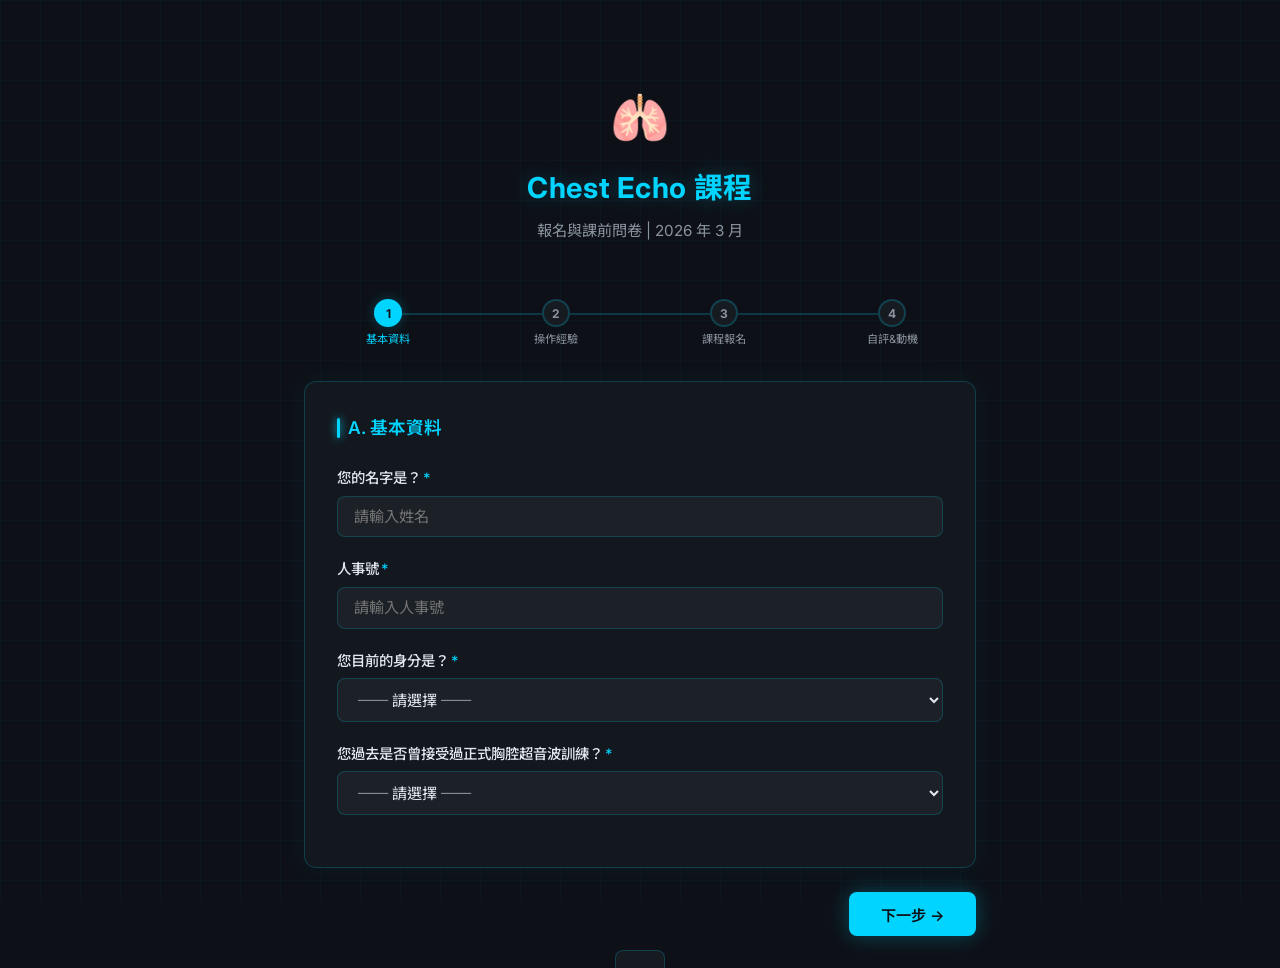
<file: index.html>
<!DOCTYPE html>
<html lang="zh-TW">
<head>
  <meta charset="UTF-8" />
  <meta name="viewport" content="width=device-width, initial-scale=1.0" />
  <title>Chest Echo 課程報名與課前問卷</title>
  <link rel="preconnect" href="https://fonts.googleapis.com" />
  <link rel="stylesheet" href="https://fonts.googleapis.com/css2?family=Inter:wght@400;500;600;700&family=Noto+Sans+TC:wght@400;500;700&display=swap" />
  <link rel="stylesheet" href="style.css" />
</head>
<body>

<div class="container">
  <!-- HEADER -->
  <header class="site-header">
    <span class="logo-icon">🫁</span>
    <h1>Chest Echo 課程</h1>
    <p>報名與課前問卷 | 2026 年 3 月</p>
  </header>

  <!-- PROGRESS BAR -->
  <nav class="progress-bar" id="progressBar">
    <div class="progress-step active" data-step="1">
      <div class="step-dot">1</div>
      <span class="step-label">基本資料</span>
    </div>
    <div class="progress-step" data-step="2">
      <div class="step-dot">2</div>
      <span class="step-label">操作經驗</span>
    </div>
    <div class="progress-step" data-step="3">
      <div class="step-dot">3</div>
      <span class="step-label">課程報名</span>
    </div>
    <div class="progress-step" data-step="4">
      <div class="step-dot">4</div>
      <span class="step-label">自評&動機</span>
    </div>
  </nav>

  <!-- FORM -->
  <form id="surveyForm" novalidate>

    <!-- STEP 1: 基本資料 -->
    <div class="step-panel" id="step1">
      <div class="card">
        <div class="card-title">A. 基本資料</div>

        <div class="form-group">
          <label class="form-label" for="name">您的名字是？<span class="required">*</span></label>
          <input class="form-input" type="text" id="name" name="name" placeholder="請輸入姓名" required />
          <div class="field-error" id="err-name">請填寫姓名</div>
        </div>

        <div class="form-group">
          <label class="form-label" for="empId">人事號<span class="required">*</span></label>
          <input class="form-input" type="text" id="empId" name="empId" placeholder="請輸入人事號" required />
          <div class="field-error" id="err-empId">請填寫人事號</div>
        </div>

        <div class="form-group">
          <label class="form-label" for="role">您目前的身分是？<span class="required">*</span></label>
          <select class="form-select" id="role" name="role" required>
            <option value="">── 請選擇 ──</option>
            <option value="PGY1">PGY1</option>
            <option value="PGY2（內科組）">PGY2（內科組）</option>
            <option value="PGY2（不分組）">PGY2（不分組）</option>
            <option value="R1">R1</option>
            <option value="R2">R2</option>
            <option value="R3">R3</option>
            <option value="Fellow">Fellow</option>
          </select>
          <div class="field-error" id="err-role">請選擇身分</div>
        </div>

        <div class="form-group">
          <label class="form-label" for="training">您過去是否曾接受過正式胸腔超音波訓練？<span class="required">*</span></label>
          <select class="form-select" id="training" name="training" required>
            <option value="">── 請選擇 ──</option>
            <option value="無">無</option>
            <option value="有，1 次">有，1 次</option>
            <option value="有，2–5 次">有，2–5 次</option>
            <option value="有，>5 次">有，&gt;5 次</option>
          </select>
          <div class="field-error" id="err-training">請選擇訓練次數</div>
        </div>
      </div>

      <div class="btn-row">
        <span></span>
        <button type="button" class="btn btn-primary" onclick="goStep(2)">下一步 →</button>
      </div>
    </div>

    <!-- STEP 2: 操作經驗 -->
    <div class="step-panel hidden" id="step2">
      <div class="card">
        <div class="card-title">A. 過去操作經驗</div>
        <p style="font-size:0.85rem;color:var(--text-muted);margin-bottom:1.25rem;">
          您過去是否實際操作過以下項目？
        </p>

        <table class="clinical-table">
          <thead>
            <tr>
              <th>項目</th>
              <th>從未看過</th>
              <th>在指導下操作過</th>
              <th>可獨立完成</th>
            </tr>
          </thead>
          <tbody>
            <tr>
              <td class="item-name">Pneumothorax</td>
              <td><div class="option-chip"><input type="radio" name="ptx" id="ptx0" value="從未看過" required /><label for="ptx0">從未</label></div></td>
              <td><div class="option-chip"><input type="radio" name="ptx" id="ptx1" value="在指導下操作過" /><label for="ptx1">指導下</label></div></td>
              <td><div class="option-chip"><input type="radio" name="ptx" id="ptx2" value="可獨立完成" /><label for="ptx2">獨立</label></div></td>
            </tr>
            <tr>
              <td class="item-name">Pleural Effusion</td>
              <td><div class="option-chip"><input type="radio" name="pe" id="pe0" value="從未看過" required /><label for="pe0">從未</label></div></td>
              <td><div class="option-chip"><input type="radio" name="pe" id="pe1" value="在指導下操作過" /><label for="pe1">指導下</label></div></td>
              <td><div class="option-chip"><input type="radio" name="pe" id="pe2" value="可獨立完成" /><label for="pe2">獨立</label></div></td>
            </tr>
            <tr>
              <td class="item-name">Atelectasis / Pneumonia</td>
              <td><div class="option-chip"><input type="radio" name="atel" id="atel0" value="從未看過" required /><label for="atel0">從未</label></div></td>
              <td><div class="option-chip"><input type="radio" name="atel" id="atel1" value="在指導下操作過" /><label for="atel1">指導下</label></div></td>
              <td><div class="option-chip"><input type="radio" name="atel" id="atel2" value="可獨立完成" /><label for="atel2">獨立</label></div></td>
            </tr>
            <tr>
              <td class="item-name">Thoracocentesis / Pigtail（echo 引導）</td>
              <td><div class="option-chip"><input type="radio" name="thoraco" id="thoraco0" value="從未看過" required /><label for="thoraco0">從未</label></div></td>
              <td><div class="option-chip"><input type="radio" name="thoraco" id="thoraco1" value="在指導下操作過" /><label for="thoraco1">指導下</label></div></td>
              <td></td>
            </tr>
          </tbody>
        </table>
        <div class="field-error" id="err-clinical">請填寫所有操作經驗項目</div>
      </div>

      <div class="btn-row">
        <button type="button" class="btn btn-secondary" onclick="goStep(1)">← 上一步</button>
        <button type="button" class="btn btn-primary" onclick="goStep(3)">下一步 →</button>
      </div>
    </div>

    <!-- STEP 3: 課程報名 -->
    <div class="step-panel hidden" id="step3">
      <div class="card">
        <div class="card-title">B. 課程報名</div>

        <div style="background:rgba(0,212,255,0.05);border:1px solid var(--border-color);border-radius:8px;padding:1rem;margin-bottom:1.5rem;font-size:0.88rem;line-height:1.7;color:var(--text-muted);">
          📅 <strong style="color:var(--text-primary)">大堂課</strong>：3/9（一）中午 12:00–14:00 ｜ 國際會議廳<br/>
          🔬 <strong style="color:var(--text-primary)">實作課</strong>：3 月第 2–4 週週三、週四下午約 2–4 點 ｜ 二樓檢查室 12 號門<br/>
          每梯 4 名學員，請勾選<strong style="color:var(--accent-blue)">所有</strong>您可以出席的時間
        </div>

        <div class="form-group">
          <label class="form-label">請勾選您可以的時間（可複選）<span class="required">*</span></label>
          <div class="options-grid">
            <div class="option-chip"><input type="checkbox" name="dates" id="d311" value="3/11" /><label for="d311">3 月 11 日（三）</label></div>
            <div class="option-chip"><input type="checkbox" name="dates" id="d312" value="3/12" /><label for="d312">3 月 12 日（四）</label></div>
            <div class="option-chip"><input type="checkbox" name="dates" id="d318" value="3/18" /><label for="d318">3 月 18 日（三）</label></div>
            <div class="option-chip"><input type="checkbox" name="dates" id="d319" value="3/19" /><label for="d319">3 月 19 日（四）</label></div>
            <div class="option-chip"><input type="checkbox" name="dates" id="d325" value="3/25" /><label for="d325">3 月 25 日（三）</label></div>
            <div class="option-chip"><input type="checkbox" name="dates" id="d326" value="3/26" /><label for="d326">3 月 26 日（四）</label></div>
          </div>
          <div class="field-error" id="err-dates">請至少選擇一個可出席時間</div>
        </div>
      </div>

      <div class="btn-row">
        <button type="button" class="btn btn-secondary" onclick="goStep(2)">← 上一步</button>
        <button type="button" class="btn btn-primary" onclick="goStep(4)">下一步 →</button>
      </div>
    </div>

    <!-- STEP 4: 自我效能感 + 學習動機 -->
    <div class="step-panel hidden" id="step4">
      <div class="card">
        <div class="card-title">C. 自我效能感</div>
        <p style="font-size:0.85rem;color:var(--text-muted);margin-bottom:1.25rem;">
          請評估你目前的信心程度（1 = 非常沒有信心，5 = 非常有信心）
        </p>

        <!-- Efficacy Q1 -->
        <div class="form-group">
          <label class="form-label">1. 我能正確選擇適合 chest echo 的探頭<span class="required">*</span></label>
          <div class="star-group">
            <span class="star-label">沒信心</span>
            <div class="stars" id="stars1">
              <input type="radio" name="eff1" id="e1s5" value="5" required /><label for="e1s5" title="5">★</label>
              <input type="radio" name="eff1" id="e1s4" value="4" /><label for="e1s4" title="4">★</label>
              <input type="radio" name="eff1" id="e1s3" value="3" /><label for="e1s3" title="3">★</label>
              <input type="radio" name="eff1" id="e1s2" value="2" /><label for="e1s2" title="2">★</label>
              <input type="radio" name="eff1" id="e1s1" value="1" /><label for="e1s1" title="1">★</label>
            </div>
            <span class="star-label">非常有信心</span>
          </div>
          <div class="field-error" id="err-eff1">請評分</div>
        </div>

        <!-- Efficacy Q2 -->
        <div class="form-group">
          <label class="form-label">2. 我能辨識正常與異常影像<span class="required">*</span></label>
          <div class="star-group">
            <span class="star-label">沒信心</span>
            <div class="stars">
              <input type="radio" name="eff2" id="e2s5" value="5" required /><label for="e2s5">★</label>
              <input type="radio" name="eff2" id="e2s4" value="4" /><label for="e2s4">★</label>
              <input type="radio" name="eff2" id="e2s3" value="3" /><label for="e2s3">★</label>
              <input type="radio" name="eff2" id="e2s2" value="2" /><label for="e2s2">★</label>
              <input type="radio" name="eff2" id="e2s1" value="1" /><label for="e2s1">★</label>
            </div>
            <span class="star-label">非常有信心</span>
          </div>
          <div class="field-error" id="err-eff2">請評分</div>
        </div>

        <!-- Efficacy Q3 -->
        <div class="form-group">
          <label class="form-label">3. 我在病房會主動考慮使用 chest echo 來輔助釐清病況<span class="required">*</span></label>
          <div class="star-group">
            <span class="star-label">沒信心</span>
            <div class="stars">
              <input type="radio" name="eff3" id="e3s5" value="5" required /><label for="e3s5">★</label>
              <input type="radio" name="eff3" id="e3s4" value="4" /><label for="e3s4">★</label>
              <input type="radio" name="eff3" id="e3s3" value="3" /><label for="e3s3">★</label>
              <input type="radio" name="eff3" id="e3s2" value="2" /><label for="e3s2">★</label>
              <input type="radio" name="eff3" id="e3s1" value="1" /><label for="e3s1">★</label>
            </div>
            <span class="star-label">非常有信心</span>
          </div>
          <div class="field-error" id="err-eff3">請評分</div>
        </div>

        <!-- Efficacy Q4 -->
        <div class="form-group">
          <label class="form-label">4. 我能將胸部超音波結果整合進臨床決策<span class="required">*</span></label>
          <div class="star-group">
            <span class="star-label">沒信心</span>
            <div class="stars">
              <input type="radio" name="eff4" id="e4s5" value="5" required /><label for="e4s5">★</label>
              <input type="radio" name="eff4" id="e4s4" value="4" /><label for="e4s4">★</label>
              <input type="radio" name="eff4" id="e4s3" value="3" /><label for="e4s3">★</label>
              <input type="radio" name="eff4" id="e4s2" value="2" /><label for="e4s2">★</label>
              <input type="radio" name="eff4" id="e4s1" value="1" /><label for="e4s1">★</label>
            </div>
            <span class="star-label">非常有信心</span>
          </div>
          <div class="field-error" id="err-eff4">請評分</div>
        </div>
      </div>

      <div class="card">
        <div class="card-title">D. 學習動機與期待</div>

        <div class="form-group">
          <label class="form-label">1. 您參加本課程的主要動機是？（可複選）</label>
          <div class="options-grid">
            <div class="option-chip"><input type="checkbox" name="motivation" id="mot1" value="提升臨床判斷能力" /><label for="mot1">提升臨床判斷能力</label></div>
            <div class="option-chip"><input type="checkbox" name="motivation" id="mot2" value="為值班/急救做準備" /><label for="mot2">為值班／急救做準備</label></div>
            <div class="option-chip"><input type="checkbox" name="motivation" id="mot3" value="應付考試或評核" /><label for="mot3">應付考試或評核</label></div>
            <div class="option-chip"><input type="checkbox" name="motivation" id="mot4" value="純粹興趣" /><label for="mot4">純粹興趣</label></div>
            <div class="option-chip"><input type="checkbox" name="motivation" id="mot5" value="other" onchange="toggleMotivationOther(this)" /><label for="mot5">其他</label></div>
          </div>
          <input class="form-input" type="text" id="motivationOther" name="motivationOther" placeholder="請說明其他動機" style="margin-top:0.5rem;display:none;" />
        </div>

        <div class="form-group">
          <label class="form-label" for="expectation">2. 您最希望從本課程學到的是？</label>
          <textarea class="form-input" id="expectation" name="expectation" rows="3" placeholder="請自由填寫..." style="resize:vertical;"></textarea>
        </div>
      </div>

      <div class="btn-row">
        <button type="button" class="btn btn-secondary" onclick="goStep(3)">← 上一步</button>
        <button type="submit" class="btn btn-primary" id="submitBtn">送出問卷 ✓</button>
      </div>
    </div>

  </form>

  <!-- SUCCESS SCREEN (hidden by default) -->
  <div id="successScreen" class="success-screen hidden">
    <span class="success-icon">✅</span>
    <h2>問卷已成功送出！</h2>
    <p>感謝您的填寫，課程相關資訊將另行通知。</p>
    <p style="margin-top:0.5rem;font-size:0.85rem;color:var(--text-muted)">如有問題請聯繫課程負責人</p>
  </div>

</div>

<div class="toast" id="toast"></div>

<script src="survey.js"></script>
</body>
</html>
</file>
<file: style.css>
/* ===== CSS VARIABLES ===== */
:root {
  --bg-primary: #0D1117;
  --bg-secondary: #161B22;
  --bg-card: rgba(22, 27, 34, 0.85);
  --accent-blue: #00D4FF;
  --accent-purple: #7C3AED;
  --accent-glow: rgba(0, 212, 255, 0.25);
  --text-primary: #E2E8F0;
  --text-muted: #8B949E;
  --border-color: rgba(0, 212, 255, 0.2);
  --success: #10B981;
  --error: #EF4444;
  --radius: 12px;
  --transition: 0.2s ease;
}

/* ===== RESET ===== */
*, *::before, *::after { box-sizing: border-box; margin: 0; padding: 0; }

body {
  font-family: 'Inter', 'Noto Sans TC', sans-serif;
  background-color: var(--bg-primary);
  color: var(--text-primary);
  min-height: 100vh;
  line-height: 1.6;
}

/* ===== BACKGROUND GRID ===== */
body::before {
  content: '';
  position: fixed; inset: 0;
  background-image:
    linear-gradient(rgba(0,212,255,0.03) 1px, transparent 1px),
    linear-gradient(90deg, rgba(0,212,255,0.03) 1px, transparent 1px);
  background-size: 40px 40px;
  pointer-events: none;
  z-index: 0;
}

/* ===== LAYOUT ===== */
.container {
  max-width: 720px;
  margin: 0 auto;
  padding: 2rem 1.5rem;
  position: relative;
  z-index: 1;
}

/* ===== HEADER ===== */
.site-header {
  text-align: center;
  padding: 3rem 0 2rem;
}
.site-header .logo-icon {
  font-size: 3rem;
  margin-bottom: 0.5rem;
  display: block;
}
.site-header h1 {
  font-size: 1.8rem;
  font-weight: 700;
  color: var(--accent-blue);
  text-shadow: 0 0 20px var(--accent-glow);
  letter-spacing: 0.02em;
}
.site-header p {
  color: var(--text-muted);
  margin-top: 0.5rem;
  font-size: 0.95rem;
}

/* ===== PROGRESS BAR ===== */
.progress-bar {
  display: flex;
  align-items: center;
  justify-content: center;
  gap: 0;
  margin: 1.5rem 0 2rem;
}
.progress-step {
  display: flex;
  flex-direction: column;
  align-items: center;
  gap: 0.25rem;
  flex: 1;
  position: relative;
}
.progress-step:not(:last-child)::after {
  content: '';
  position: absolute;
  top: 14px;
  left: 50%;
  width: 100%;
  height: 2px;
  background: var(--border-color);
  transition: background var(--transition);
}
.progress-step.completed:not(:last-child)::after { background: var(--accent-blue); }
.step-dot {
  width: 28px; height: 28px;
  border-radius: 50%;
  border: 2px solid var(--border-color);
  background: var(--bg-secondary);
  display: flex; align-items: center; justify-content: center;
  font-size: 0.75rem;
  font-weight: 700;
  color: var(--text-muted);
  transition: all var(--transition);
  position: relative;
  z-index: 1;
}
.progress-step.active .step-dot {
  border-color: var(--accent-blue);
  background: var(--accent-blue);
  color: var(--bg-primary);
  box-shadow: 0 0 12px var(--accent-glow);
}
.progress-step.completed .step-dot {
  border-color: var(--accent-blue);
  background: transparent;
  color: var(--accent-blue);
}
.step-label {
  font-size: 0.7rem;
  color: var(--text-muted);
  white-space: nowrap;
}
.progress-step.active .step-label { color: var(--accent-blue); }

/* ===== CARD ===== */
.card {
  background: var(--bg-card);
  border: 1px solid var(--border-color);
  border-radius: var(--radius);
  padding: 2rem;
  backdrop-filter: blur(10px);
  box-shadow: 0 0 30px rgba(0, 212, 255, 0.05);
  margin-bottom: 1.5rem;
}
.card-title {
  font-size: 1.1rem;
  font-weight: 600;
  color: var(--accent-blue);
  margin-bottom: 1.5rem;
  display: flex;
  align-items: center;
  gap: 0.5rem;
}
.card-title::before {
  content: '';
  display: inline-block;
  width: 3px; height: 1.1em;
  background: var(--accent-blue);
  border-radius: 2px;
  box-shadow: 0 0 8px var(--accent-blue);
}

/* ===== FORM ELEMENTS ===== */
.form-group {
  margin-bottom: 1.25rem;
}
.form-label {
  display: block;
  font-size: 0.9rem;
  color: var(--text-primary);
  margin-bottom: 0.4rem;
  font-weight: 500;
}
.form-label .required { color: var(--accent-blue); margin-left: 2px; }

.form-input,
.form-select {
  width: 100%;
  padding: 0.65rem 1rem;
  background: rgba(255,255,255,0.04);
  border: 1px solid var(--border-color);
  border-radius: 8px;
  color: var(--text-primary);
  font-size: 0.95rem;
  font-family: inherit;
  transition: border-color var(--transition), box-shadow var(--transition);
  outline: none;
}
.form-input:focus,
.form-select:focus {
  border-color: var(--accent-blue);
  box-shadow: 0 0 0 3px var(--accent-glow);
}
.form-select option { background: var(--bg-secondary); }

/* ===== RADIO / CHECKBOX ===== */
.options-grid {
  display: flex;
  flex-wrap: wrap;
  gap: 0.5rem;
  margin-top: 0.4rem;
}
.option-chip {
  position: relative;
}
.option-chip input { position: absolute; opacity: 0; width: 0; height: 0; }
.option-chip label {
  display: inline-flex;
  align-items: center;
  gap: 0.4rem;
  padding: 0.45rem 0.9rem;
  border: 1px solid var(--border-color);
  border-radius: 20px;
  cursor: pointer;
  font-size: 0.85rem;
  color: var(--text-muted);
  transition: all var(--transition);
  user-select: none;
}
.option-chip input:checked + label {
  border-color: var(--accent-blue);
  color: var(--accent-blue);
  background: rgba(0,212,255,0.08);
  box-shadow: 0 0 8px rgba(0,212,255,0.15);
}
.option-chip label:hover {
  border-color: rgba(0,212,255,0.5);
  color: var(--text-primary);
}

/* ===== STAR RATING ===== */
.star-group {
  display: flex;
  align-items: center;
  gap: 1rem;
  flex-wrap: wrap;
}
.star-label { font-size: 0.8rem; color: var(--text-muted); flex-shrink: 0; }
.stars {
  display: flex;
  flex-direction: row-reverse;
  gap: 4px;
}
.stars input { display: none; }
.stars label {
  font-size: 1.6rem;
  color: var(--bg-secondary);
  cursor: pointer;
  transition: color 0.1s;
  filter: drop-shadow(0 0 0 transparent);
}
.stars input:checked ~ label,
.stars label:hover,
.stars label:hover ~ label {
  color: var(--accent-blue);
  filter: drop-shadow(0 0 4px var(--accent-blue));
}

/* ===== CLINICAL TABLE ===== */
.clinical-table { width: 100%; border-collapse: collapse; font-size: 0.85rem; }
.clinical-table th {
  text-align: left;
  padding: 0.5rem 0.75rem;
  color: var(--text-muted);
  border-bottom: 1px solid var(--border-color);
  font-weight: 500;
}
.clinical-table td {
  padding: 0.6rem 0.75rem;
  border-bottom: 1px solid rgba(255,255,255,0.05);
}
.clinical-table tr:last-child td { border-bottom: none; }
.clinical-table .item-name { color: var(--text-primary); font-weight: 500; }
.clinical-table .option-chip label { padding: 0.3rem 0.6rem; font-size: 0.8rem; }

/* ===== BUTTONS ===== */
.btn-row {
  display: flex;
  justify-content: space-between;
  align-items: center;
  margin-top: 1.5rem;
  gap: 1rem;
}
.btn {
  padding: 0.7rem 2rem;
  border: none;
  border-radius: 8px;
  font-size: 0.95rem;
  font-weight: 600;
  cursor: pointer;
  transition: all var(--transition);
  font-family: inherit;
}
.btn-primary {
  background: var(--accent-blue);
  color: var(--bg-primary);
  box-shadow: 0 0 20px rgba(0,212,255,0.3);
}
.btn-primary:hover {
  box-shadow: 0 0 30px rgba(0,212,255,0.5);
  transform: translateY(-1px);
}
.btn-secondary {
  background: transparent;
  color: var(--text-muted);
  border: 1px solid var(--border-color);
}
.btn-secondary:hover { color: var(--text-primary); border-color: var(--accent-blue); }
.btn:disabled { opacity: 0.5; cursor: not-allowed; transform: none; }

/* ===== SUCCESS SCREEN ===== */
.success-screen {
  text-align: center;
  padding: 3rem 1rem;
}
.success-icon {
  font-size: 4rem;
  margin-bottom: 1rem;
  display: block;
  filter: drop-shadow(0 0 20px var(--accent-blue));
}
.success-screen h2 {
  font-size: 1.5rem;
  color: var(--accent-blue);
  margin-bottom: 0.75rem;
}
.success-screen p { color: var(--text-muted); }

/* ===== ERROR MESSAGE ===== */
.field-error {
  font-size: 0.8rem;
  color: var(--error);
  margin-top: 0.3rem;
  display: none;
}
.field-error.visible { display: block; }

/* ===== NOTIFICATION ===== */
.toast {
  position: fixed;
  bottom: 1.5rem;
  left: 50%;
  transform: translateX(-50%) translateY(100px);
  background: var(--bg-secondary);
  border: 1px solid var(--border-color);
  border-radius: 8px;
  padding: 0.75rem 1.5rem;
  font-size: 0.9rem;
  z-index: 999;
  transition: transform 0.3s ease;
}
.toast.show { transform: translateX(-50%) translateY(0); }
.toast.error { border-color: var(--error); color: var(--error); }
.toast.success { border-color: var(--success); color: var(--success); }

/* ===== HIDDEN UTILITY ===== */
.hidden { display: none !important; }

/* ===== DASHBOARD ===== */
.dash-header {
  display: flex;
  align-items: center;
  justify-content: space-between;
  padding: 1.5rem 0;
  border-bottom: 1px solid var(--border-color);
  margin-bottom: 2rem;
}
.dash-header h1 { font-size: 1.4rem; color: var(--accent-blue); }
.dash-refresh {
  font-size: 0.85rem;
  cursor: pointer;
  border: 1px solid var(--border-color);
  padding: 0.4rem 0.9rem;
  border-radius: 6px;
  background: transparent;
  color: var(--text-muted);
  font-family: inherit;
  transition: all var(--transition);
}
.dash-refresh:hover { color: var(--accent-blue); border-color: var(--accent-blue); }

.stats-row {
  display: grid;
  grid-template-columns: repeat(auto-fit, minmax(140px, 1fr));
  gap: 1rem;
  margin-bottom: 2rem;
}
.stat-card {
  background: var(--bg-card);
  border: 1px solid var(--border-color);
  border-radius: var(--radius);
  padding: 1.25rem;
  text-align: center;
  backdrop-filter: blur(10px);
}
.stat-number {
  font-size: 2rem;
  font-weight: 700;
  color: var(--accent-blue);
  text-shadow: 0 0 12px var(--accent-glow);
}
.stat-label { font-size: 0.8rem; color: var(--text-muted); margin-top: 0.25rem; }

.charts-grid {
  display: grid;
  grid-template-columns: 1fr 1fr;
  gap: 1.5rem;
  margin-bottom: 2rem;
}
.chart-card {
  background: var(--bg-card);
  border: 1px solid var(--border-color);
  border-radius: var(--radius);
  padding: 1.5rem;
  backdrop-filter: blur(10px);
}
.chart-card.full-width { grid-column: 1 / -1; }
.chart-title {
  font-size: 0.9rem;
  font-weight: 600;
  color: var(--accent-blue);
  margin-bottom: 1rem;
}
.chart-container { position: relative; height: 220px; }
.chart-container.tall { height: 280px; }

/* ===== DATA TABLE ===== */
.data-table-wrapper { overflow-x: auto; }
.data-table {
  width: 100%;
  border-collapse: collapse;
  font-size: 0.82rem;
  white-space: nowrap;
}
.data-table th {
  padding: 0.6rem 0.8rem;
  text-align: left;
  color: var(--text-muted);
  border-bottom: 1px solid var(--border-color);
  font-weight: 500;
}
.data-table td {
  padding: 0.55rem 0.8rem;
  border-bottom: 1px solid rgba(255,255,255,0.04);
  color: var(--text-primary);
}
.data-table tr:hover td { background: rgba(0,212,255,0.03); }

/* ===== PASSWORD GATE ===== */
.password-gate {
  display: flex;
  flex-direction: column;
  align-items: center;
  justify-content: center;
  min-height: 60vh;
  gap: 1rem;
}
.password-gate h2 { color: var(--accent-blue); font-size: 1.3rem; }
.password-gate p { color: var(--text-muted); font-size: 0.9rem; }
.password-row {
  display: flex;
  gap: 0.5rem;
  margin-top: 0.5rem;
}
.password-row .form-input { width: 220px; }

/* ===== RESPONSIVE ===== */
@media (max-width: 600px) {
  .charts-grid { grid-template-columns: 1fr; }
  .card { padding: 1.25rem; }
  .clinical-table { font-size: 0.78rem; }
  .clinical-table th:first-child,
  .clinical-table td:first-child { min-width: 120px; }
}
</file>
